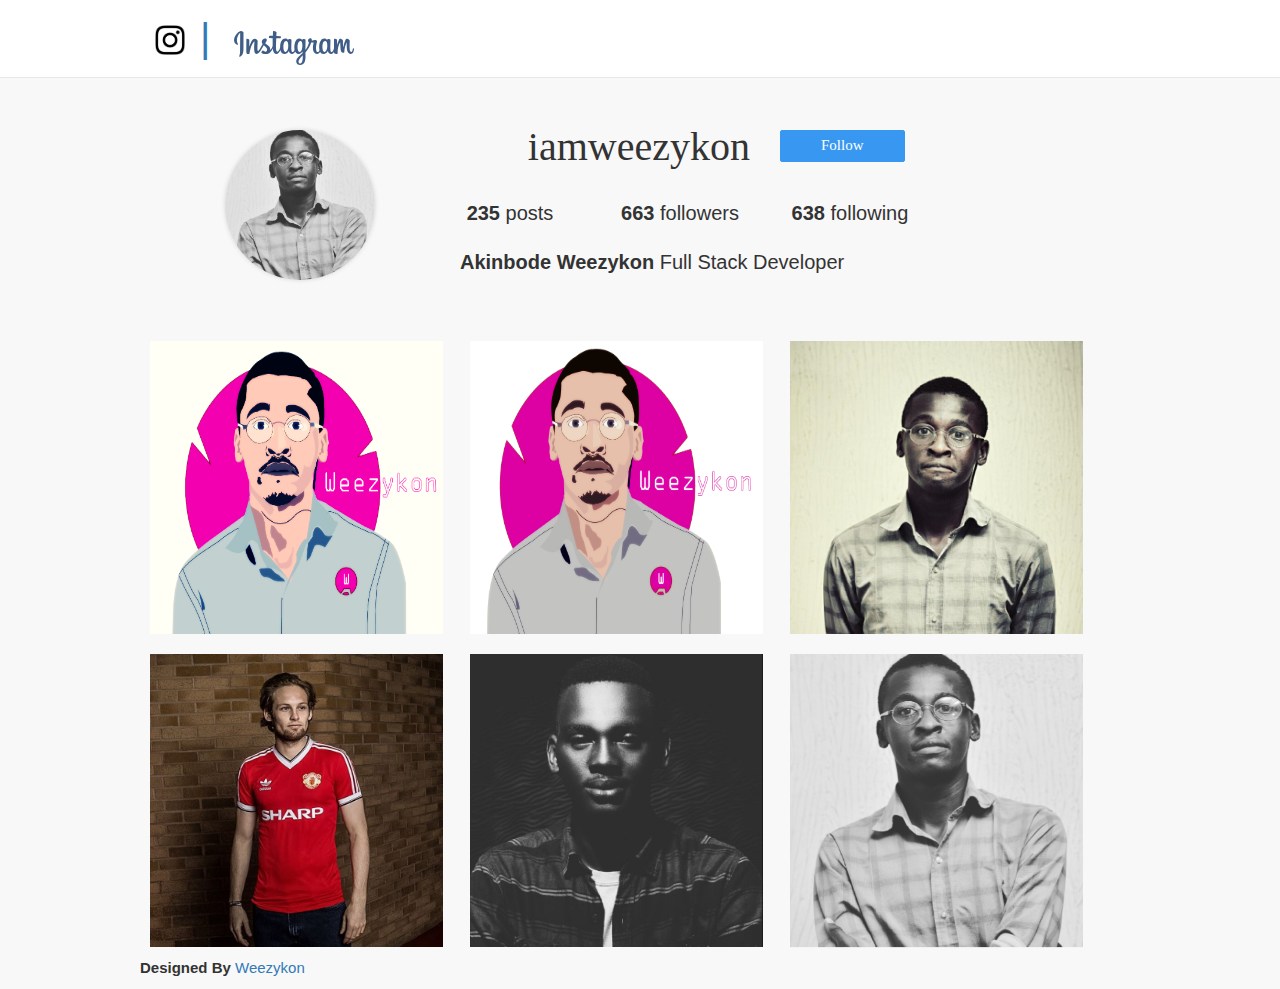
<file: instagram/index.html>
<!DOCTYPE html>
<html lang="en">
  <head>
    <meta charset="utf-8">
    <meta http-equiv="X-UA-Compatible" content="IE=edge">
    <meta name="viewport" content="width=device-width, initial-scale=1">
    <!-- The above 3 meta tags *must* come first in the head; any other head content must come *after* these tags -->
    <meta name="description" content="">
    <meta name="author" content="">
    <link rel="icon" href="../images/instagram.png">

    <title>Akinbode Akinlolu (@iamweezykon)</title>

    <!-- Bootstrap core CSS -->
    <link href="../dist/css/bootstrap.min.css" rel="stylesheet">

    <!-- IE10 viewport hack for Surface/desktop Windows 8 bug -->
    <link href="../assets/css/ie10-viewport-bug-workaround.css" rel="stylesheet">

    <!-- Custom styles for this template -->
    <link href="insta.css" rel="stylesheet">

    <!-- Just for debugging purposes. Don't actually copy these 2 lines! -->
    <!--[if lt IE 9]><script src="../assets/js/ie8-responsive-file-warning.js"></script><![endif]-->
    <script src="../assets/js/ie-emulation-modes-warning.js"></script>

    <!-- HTML5 shim and Respond.js for IE8 support of HTML5 elements and media queries -->
    <!--[if lt IE 9]>
      <script src="https://oss.maxcdn.com/html5shiv/3.7.3/html5shiv.min.js"></script>
      <script src="https://oss.maxcdn.com/respond/1.4.2/respond.min.js"></script>
    <![endif]-->
  </head>

  <body>

    <nav class="navbar navbar-default navbar-fixed-top insta-nav">
      <div class="container">
        <div class="navbar-header">
          <a class="navbar-brand" href="#">
          <img src="../images/instagram.png" width="30" />
          </a>
          <a class="insta_divider">|</a>
          <a><img src="../images/instagram.svg" class="insta_svg" width="120" /></a>
        </div>
      </div>
    </nav>

    <div class="container">
      <div class="starter-template">

        <!-- Profile --> 
        <div class="row">
          <div class="col-md-3 col-sm-3 col-xs-3">
            <img src="../images/insta_avatar.jpg" width="150" class="avatar" />
          </div>
          <div class="col-md-9 col-sm-9 col-xs-9 web">
            <div class="row">
              <div class="handle col-md-6">
                <h2>iamweezykon</h2>
              </div>
              <div class="col-md-6 insta_btn">
                <a href="#" class="btn btn-lg btn-primary">Follow</a>
              </div>
            </div>
            <div class="row top_text">
              <div class="col-md-3">
                <b>235</b> posts 
              </div>
              <div class="col-md-3">
                <b>663</b> followers
              </div>
              <div class="col-md-3">
                <b>638</b> following
              </div>
            </div>
            <div class="row but_text">
              <div class="col-md-12">
                <b>Akinbode Weezykon</b> Full Stack Developer
              </div>
            </div>
          </div>
          <div class="col-md-9 col-sm-9 col-xs-9 mobile">
            <div class="row">
              <div class="handlemobile col-md-6">
                <h2>iamweezykon</h2>
              </div>
              <div class="col-md-6 insta_btn">
                <a href="#" class="btn btn-lg btn-block btn-primary">Follow</a>
              </div>
            </div>
          </div>
          <div class="col-xs-12 but_text mobile">
            <b>Akinbode Weezykon</b> Full Stack Developer
          </div>
          <div class="col-xs-12 line mobile"><hr></div>
          <div class="col-xs-12 top_text mobile">
            <div class="col-xs-4">
              <b>235</b> <p>posts</p> 
            </div>
            <div class="col-xs-4">
              <b>663</b> <p>followers</p>
            </div>
            <div class="col-xs-4">
              <b>638</b> <p>following</p>
            </div>
          </div>
        </div>

        <!-- Posts -->
        <div class="row insta_post_start">
          <div class="container_post">
            <img src="../images/insta/1.png" alt="Avatar" class="image1">
          </div>
          <div class="container_post">
            <img src="../images/insta/2.png" alt="Avatar" class="image">
          </div>
          <div class="container_post">
            <img src="../images/insta/3.jpg" alt="Avatar" class="image">
          </div>
          <div class="container_post">
            <img src="../images/insta/4.jpg" alt="Avatar" class="image">
          </div>
          <div class="container_post">
            <img src="../images/insta/5.jpg" alt="Avatar" class="image">
          </div>
          <div class="container_post">
            <img src="../images/insta/6.jpg" alt="Avatar" class="image">
          </div>
        </div>
        <div class="row copy">
          <p><b>Designed By </b> <a href="https://instagram.com/iamweezykon" target="_new">Weezykon</a></p>
        </div>

      </div>
    </div><!-- /.container -->


    <!-- Bootstrap core JavaScript
    ================================================== -->
    <!-- Placed at the end of the document so the pages load faster -->
    <script src="https://ajax.googleapis.com/ajax/libs/jquery/1.12.4/jquery.min.js"></script>
    <script>window.jQuery || document.write('<script src="../assets/js/vendor/jquery.min.js"><\/script>')</script>
    <script src="../dist/js/bootstrap.min.js"></script>
    <!-- IE10 viewport hack for Surface/desktop Windows 8 bug -->
    <script src="../assets/js/ie10-viewport-bug-workaround.js"></script>
  </body>
</html>
</file>
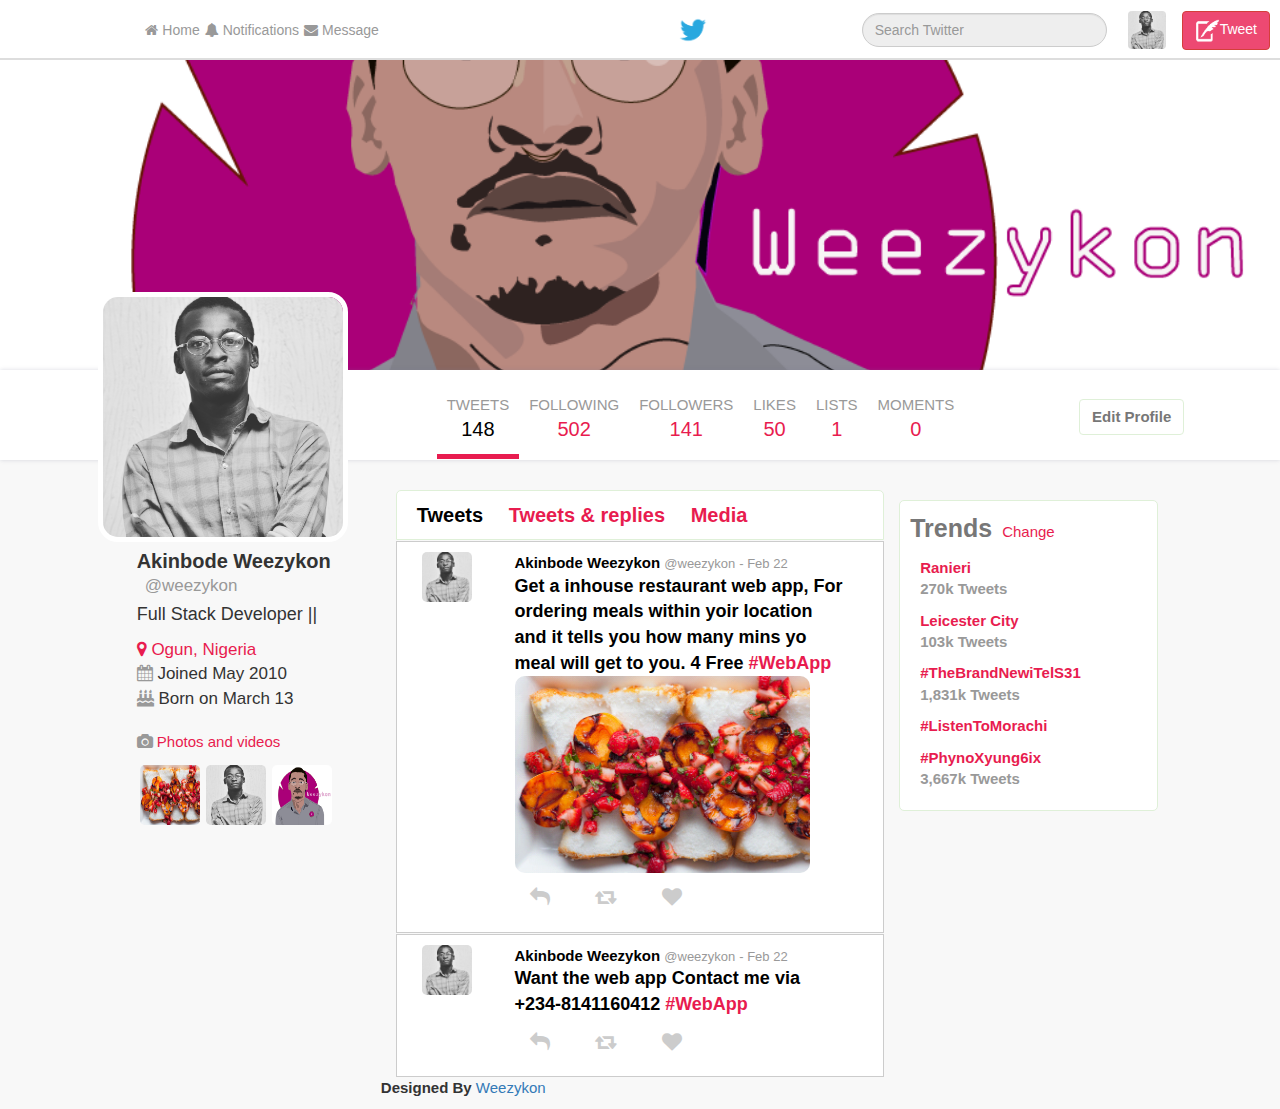
<file: twitter/index.html>
<!DOCTYPE html>
<html lang="en">
  <head>
    <meta charset="utf-8">
    <meta http-equiv="X-UA-Compatible" content="IE=edge">
    <meta name="viewport" content="width=device-width, initial-scale=1">
    <!-- The above 3 meta tags *must* come first in the head; any other head content must come *after* these tags -->
    <meta name="description" content="">
    <meta name="author" content="">
    <link rel="icon" href="../images/twitter.png">

    <title>Akinbode Weezykon</title>

    <!-- Bootstrap core CSS -->
    <link href="../dist/css/bootstrap.min.css" rel="stylesheet">
    <!-- <link href="../dist/font-awesome/css/font-awesome.min.css" rel="stylesheet"> -->
    <link rel="stylesheet" href="https://cdnjs.cloudflare.com/ajax/libs/font-awesome/4.7.0/css/font-awesome.min.css">

    <!-- IE10 viewport hack for Surface/desktop Windows 8 bug -->
    <link href="../assets/css/ie10-viewport-bug-workaround.css" rel="stylesheet">

    <!-- Custom styles for this template -->
    <link href="twi.css" rel="stylesheet">

    <!-- Just for debugging purposes. Don't actually copy these 2 lines! -->
    <!--[if lt IE 9]><script src="../assets/js/ie8-responsive-file-warning.js"></script><![endif]-->
    <script src="../assets/js/ie-emulation-modes-warning.js"></script>

    <!-- HTML5 shim and Respond.js for IE8 support of HTML5 elements and media queries -->
    <!--[if lt IE 9]>
      <script src="https://oss.maxcdn.com/html5shiv/3.7.3/html5shiv.min.js"></script>
      <script src="https://oss.maxcdn.com/respond/1.4.2/respond.min.js"></script>
    <![endif]-->
  </head>

  <body>

    <!-- <nav class="navbar navbar-default navbar-fixed-top">
      <div class="container">
        <div class="navbar-header">
          <button type="button" class="navbar-toggle collapsed" data-toggle="collapse" data-target="#navbar" aria-expanded="false" aria-controls="navbar">
            <span class="sr-only">Toggle navigation</span>
            <span class="icon-bar"></span>
            <span class="icon-bar"></span>
            <span class="icon-bar"></span>
          </button>
          <a class="navbar-brand" href="#">Project name</a>
        </div>
        <div id="navbar" class="collapse navbar-collapse">
          <ul class="nav navbar-nav">
            <li class="active"><a href="#">Home</a></li>
            <li><a href="#about">About</a></li>
            <li><a href="#contact">Contact</a></li>
          </ul>
        </div> --><!--/.nav-collapse -->
      <!-- </div>
    </nav> -->
    <div class="col-md-12 col-sm-12 col-xs-12 header">
      <div class="col-md-5 col-sm-5 col-xs-5 header_div">
        <i class="nav-icon fa fa-home"></i><a href=""> Home</a>
        <i class="nav-icon fa fa-bell"></i><a href=""> Notifications</a>
        <i class="nav-icon fa fa-envelope"></i><a href=""> Message</a>
      </div>
      <div class="col-md-3 col-sm-2 col-xs-2 header_div cen_logo">
        <img src="../images/twitter.png" width="30px" />
      </div>
      <div class="col-md-4 col-sm-4 col-xs-4 header_div">
        <input type="text" class="form-control tweet_search" placeholder="Search Twitter" /> 
        <div class="mobile-avatar">
          <img src="../images/insta_avatar.jpg" class="twi_icon" />
        </div>
        <button class="btn btn-danger tweet-btn web"><img src="../images/twt.png" width="25px" height="25px" />Tweet</button>
        <button class="btn btn-danger tweet-btn mobile"><img src="../images/twt.png" width="20px" height="20px" /></button>
      </div>
    </div>
    <div class="container">

      <div class="starter-template">
        <div class="row">
          <div class="col-md-12 col-lg-12 col-sm-12 col-xs-12 cover">
            <div class="col-md-12 col-sm-12 col-xs-12 cover_nav">
              <div class="col-md-4 col-sm-4 col-xs-4 cover_div cover_one">
                <img src="../images/insta_avatar.jpg" class="main_avatar" />
              </div>
              <div class="col-md-4 col-sm-4 col-xs-4 cover_div cover_two">
                <a href="" class="active">TWEETS
                  <br/><span class="span_num active_num">148</span>
                </a>
                <a href="">FOLLOWING
                  <br/><span class="span_num">502</span>
                </a>
                <a href="">FOLLOWERS
                  <br/><span class="span_num">141</span>
                </a>
                <a href="">LIKES
                  <br/><span class="span_num">50</span>
                </a>
                <a href="">LISTS
                  <br/><span class="span_num">1</span>
                </a>
                <a href="">MOMENTS
                <br/><span class="span_num">0</span>
                </a>
              </div>
              <div class="col-md-2 col-sm-2 col-xs-2 cover_div cover_three">
                <a href="#" class="btn btn-default twi-btn">Edit Profile</a>
              </div>
            </div>
          </div>
        </div>
        <div class="row">
          <div class="col-md-1"></div>
          <div class="col-md-10 col-sm-12 col-xs-12">
            <div class="col-md-3 col-sm-4 col-xs-4 profile_details">
              <h3>Akinbode Weezykon</h3>
              <p class="handle">@weezykon</p>
              <p class="status">Full Stack Developer ||</p>
              <div class="stats">
                <p class="locale"><i class="fa fa-map-marker"></i> Ogun, Nigeria</p>
                <p class="join"><i class="fa fa-calendar"></i> Joined May 2010</p>
                <p class="born"><i class="fa fa-birthday-cake"></i> Born on March 13</p>
              </div>
              <div class="photos">
                <p><i class="fa fa-camera"></i> Photos and videos</p>
                <div class="gall">
                  <img src="../images/meal.jpg">
                </div>
                <div class="gall">
                  <img src="../images/insta_avatar.jpg">
                </div>
                <div class="gall">
                  <img src="../images/ma-cartoon.png">
                </div>
              </div>
            </div>
            <div class="col-md-6 col-sm-7 col-xs-7 tweet-body">
              <div class="col-md-6 col-sm-7 col-xs-7 body_nav">
                <a class="body_nav_active" href="">Tweets</a>
                <a href="">Tweets & replies</a>
                <a href="">Media</a>
              </div>
              <!-- Post -->
              <div class="col-md-12 col-sm-12 col-xs-12 post">
                <div class="row">
                  <div class="col-md-12 col-sm-12 col-xs-12">
                    <div class="col-md-2 col-sm-2 col-xs-2">
                      <img src="../images/insta_avatar.jpg">
                    </div>
                    <div class="col-md-10 col-sm-10 col-xs-10">
                      <div class="col-md-12 col-md-12 col-xs-12">
                        <span class="post-name">Akinbode Weezykon </span> <span class="post-handle">@weezykon</span> <span class="post-date"> - Feb 22</span>
                      </div>
                      <div class="col-md-12 col-sd-12 col-xs-12">
                        <span class="post-post">
                          Get a inhouse restaurant web app, For ordering meals within yoir location and it tells you how many mins yo meal will get to you. 4 Free <span class="hashtag">#WebApp</span>
                        </span>
                        <span class="post-image">
                          <img src="../images/meal.jpg">
                        </span>
                      </div>
                      <div class="col-md-12 col-sd-12 col-xs-12 options">
                        <span class="icon"><i class="fa fa-reply"></i></span>
                        <span class="icon"><i class="fa fa-retweet"></i></span>
                        <span class="icon"><i class="fa fa-heart"></i></span>
                      </div>
                    </div>
                  </div>
                </div>
              </div>
              <div class="col-md-12 col-sm-12 col-xs-12 post">
                <div class="row">
                  <div class="col-md-12 col-sm-12 col-xs-12">
                    <div class="col-md-2 col-sm-2 col-xs-2">
                      <img src="../images/insta_avatar.jpg">
                    </div>
                    <div class="col-md-10 col-sm-10 col-xs-10">
                      <div class="col-md-12 col-md-12 col-xs-12">
                        <span class="post-name">Akinbode Weezykon </span> <span class="post-handle">@weezykon</span> <span class="post-date"> - Feb 22</span>
                      </div>
                      <div class="col-md-12 col-sd-12 col-xs-12">
                        <span class="post-post">
                          Want the web app Contact me via +234-8141160412 <span class="hashtag">#WebApp</span>
                        </span>
                      </div>
                      <div class="col-md-12 col-sd-12 col-xs-12 options">
                        <span class="icon"><i class="fa fa-reply"></i></span>
                        <span class="icon"><i class="fa fa-retweet"></i></span>
                        <span class="icon"><i class="fa fa-heart"></i></span>
                      </div>
                    </div>
                  </div>
                </div>
              </div>
              <div class="row copy">
                <p><b>Designed By </b> <a href="https://twitter.com/weezykon" target="_new">Weezykon</a></p>
              </div>
            </div>

            <div class="col-md-3 col-sm-3 col-xs-3 web">
              <div class="row">
                <div class="col-md-12 trend">
                  <span class="big-trend">Trends</span><span class="trend-change">Change</span>
                  <div class="trending">
                    <span class="trend-name">
                      Ranieri <br/>
                      <span class="trend-tweet">
                        270k Tweets
                      </span>
                    </span>
                  </div> 
                  <div class="trending">
                    <span class="trend-name">
                      Leicester City <br/>
                      <span class="trend-tweet">
                        103k Tweets
                      </span>
                    </span>
                  </div>
                  <div class="trending">
                    <span class="trend-name">
                      #TheBrandNewiTelS31 <br/>
                      <span class="trend-tweet">
                        1,831k Tweets
                      </span>
                    </span>
                  </div>
                  <div class="trending">
                    <span class="trend-name">
                      #ListenToMorachi
                    </span>
                  </div> 
                  <div class="trending">
                    <span class="trend-name">
                      #PhynoXyung6ix <br/>
                      <span class="trend-tweet">
                        3,667k Tweets
                      </span>
                    </span>
                  </div>    
                </div>
              </div>
            </div>
          </div>
          <div class="col-md-1 web"></div>
        </div>
        
      </div>

    </div><!-- /.container -->


    <!-- Bootstrap core JavaScript
    ================================================== -->
    <!-- Placed at the end of the document so the pages load faster -->
    <script src="https://ajax.googleapis.com/ajax/libs/jquery/1.12.4/jquery.min.js"></script>
    <script>window.jQuery || document.write('<script src="../assets/js/vendor/jquery.min.js"><\/script>')</script>
    <script src="../dist/js/bootstrap.min.js"></script>
    <!-- IE10 viewport hack for Surface/desktop Windows 8 bug -->
    <script src="../assets/js/ie10-viewport-bug-workaround.js"></script>
  </body>
</html>
</file>
<file: instagram/insta.css>
body {
  padding-top: 50px;
  background-color: #f8f8f8;
}
.starter-template {
	margin-top: 80px;
  text-align: left;
}
.insta-nav{
	background-color: #fff;
	padding: 10px;
	display: flex;
  	justify-content: center;
  	align-items: center;
}
.insta_divider{
	font-size: 40px;
	font-weight: lighter;
}
.insta_svg{
    margin-left: 20px;
}
.avatar{
	border-radius: 100px;
	box-shadow: 0 0 4px 0 rgba(117, 122, 150, 0.27);
	float: right;
}
h2{
	font-size: 40px !important;
	margin-top: -5px;
}
.handle{
	text-align-last: end;
}
img{
	max-width: 100%;
	height: auto;
}
.insta_btn a{
	background-color: rgb(56, 151, 240) !important;
    border-color: #3897f0 !important;
    padding: 5px 40px 5px 40px;
    border-radius: 2px !important;
    font-size: 15px;
    font-family: serif;
}
.top_text{
	text-align: center;
	font-size: 20px;
	margin: 20px;
}
.but_text{
	text-align: left;
	font-size: 20px;
	padding-left: 20px !important;
	margin: 20px !important;
}
.insta_post_start{
	margin-top:35px; 
}
.container_post {
    position: relative;
    width: 30%;
    float: left;
    margin: 10px 10px 10px 10px;
}
.copy p{
	font-size: 15px;
}
.copy a{
	text-decoration: none;
}
.image {
  opacity: 1;
  display: block;
  width: 100%;
  height: auto;
  transition: .5s ease;
  backface-visibility: hidden;
}
@media (min-width: 1200px){
	.container {
	    width: 1000px;
	}
	h2{
		font-size: 40px !important;
	    margin-top: -5px;
	    font-weight: lighter;
    	font-family: serif;
	}
	.mobile{
	  	display: none !important;
	}
	.web{
		display: block !important;
	}
	.container_post img{
		width: 293px !important;
		height: 293px !important;
	}
}

@media  (max-width: 700px) {
  	.mobile{
  		display: block !important;
  	}
  	.web{
  		display: none !important;
  	}
  	.container_post {
    	position: relative;
    	width: 30%;
    	float: left;
    	/*margin: 5px 5px 5px 5px;*/
    	margin:3px 10px 1px -9px;
	}
	.container_post img{
		width: 136px !important;
		height: 136px !important;
	}
	.starter-template {
	    /*padding: 8vh 0px 0px 25px !important;*/
	    margin: 60px 0px 0px 30px;
	    text-align: left;
	}
	h2{
		font-size: 20px !important;
	    margin-top: -5px;
	    font-weight: lighter;
    	font-family: serif;
	}
	.handle{
		text-align-last: start;
	}
	.insta_btn a{
		background-color: rgb(56, 151, 240) !important;
	    border-color: #3897f0 !important;
	    width: 220px;
	    padding: 2px 0px 2px 0px;
	    border-radius: 3px !important;
	    font-size: 15px;
	    font-family: serif;
	}
	.but_text{
		text-align: left;
		font-size: 13px;
	    padding-left: 0px !important;
	    margin: 10px !important;
	}
	.line{
		margin: -10px;
	}
	.insta_post_start{
		margin-top:10px;
	    margin-left: -41px;
    	margin-right: -98px; 
	}
	.top_text {
	    text-align: center;
	    font-size: 10px;
	    margin: 0px 0px -6px -15px;
	}
	.top_text p{
		margin: 0px !important;
		color: #999;
		font-size: 11px;
	}
}
@media  (width: 768px) {
  	.mobile{
  		display: block !important;
  	}
  	.web{
  		display: none !important;
  	}
  	.container_post {
    	position: relative;
    	width: 30%;
    	float: left;
    	/*margin: 5px 5px 5px 5px;*/
    	margin:0px -14px 7px -9px;
	}
	.container_post img{
		width: 89% !important;
		height: 136px !important;
	}
	.starter-template {
	    /*padding: 8vh 0px 0px 25px !important;*/
	    margin: 60px 0px 0px 30px;
	    text-align: left;
	}
	h2{
		font-size: 36px !important;
	    margin-top: -5px;
	    font-weight: lighter;
    	font-family: serif;
	}
	.handle{
		text-align-last: start;
	}
	.insta_btn a{
		background-color: rgb(56, 151, 240) !important;
	    border-color: #3897f0 !important;
	    width: 300px;
	    padding: 5px 0px 5px 0px;
	    border-radius: 3px !important;
	    font-size: 15px;
	    font-family: serif;
	}
	.but_text{
		text-align: left;
		font-size: 20px;
	    padding-left: 0px !important;
	    margin: 10px !important;
	}
	.line{
		margin: -10px;
	}
	.insta_post_start{
		margin-top:10px;
	    margin-left: -41px;
    	margin-right: -98px; 
	}
	.top_text {
	    text-align: center;
	    font-size: 10px;
	    margin: 0px 0px 0px -60px;
	}
	.top_text p{
		margin: 0px !important;
		color: #999;
		font-size: 16px;
	}
}

@media  (width: 1024px) {
  	.mobile{
  		display: none !important;
  	}
  	.web{
  		display: block !important;
  	}
  	.container_post {
    	position: relative;
    	width: 30%;
    	float: left;
    	/*margin: 5px 5px 5px 5px;*/
    	margin:0px -14px 7px -9px;
	}
	.container_post img{
		width: 89% !important;
		height: 136px !important;
	}
	.starter-template {
	    /*padding: 8vh 0px 0px 25px !important;*/
	    margin: 60px 0px 0px 30px;
	    text-align: left;
	}
	h2{
		font-size: 36px !important;
	    margin-top: -5px;
	    font-weight: lighter;
    	font-family: serif;
	}
	.handle{
		text-align-last: start;
	}
	.insta_btn a{
		background-color: rgb(56, 151, 240) !important;
	    border-color: #3897f0 !important;
	    width: 200px;
	    padding: 5px 0px 5px 0px;
	    border-radius: 3px !important;
	    font-size: 15px;
	    font-family: serif;
	}
	.but_text{
		text-align: left;
		font-size: 20px;
	    padding-left: 0px !important;
	    margin: 10px !important;
	}
	.line{
		margin: -10px;
	}
	.insta_post_start{
		margin-top:10px;
	    margin-left: -41px;
    	margin-right: -98px; 
	}
	.top_text {
	    text-align: center;
	    font-size: 10px;
	    margin: 0px 0px 0px -60px;
	}
	.top_text p{
		margin: 0px !important;
		color: #999;
		font-size: 16px;
	}
}
</file>
<file: twitter/twi.css>
body {
  /*padding-top: 50px;*/
  background-color: #f8f8f8;
  margin: 0px;
}
a{
	text-decoration: none !important;
}
.starter-template {
  	/*padding: 40px 15px;*/
  	text-align: left;
	position: relative;
	/* top: -25px; */
	/*margin: -24px 0px 0px -150px;*/
}
.header{
	width: 100%;
	height: 60px;
	background-color: #fff;
	border-bottom: 2px solid #ddd;
	box-shadow: 0 0 4px 0 rgba(117, 122, 150, 0.27);
	padding: 5px;
	justify-content: left;
  	align-items: left;
  	/*font-size: 20px;*/
}
.header_div{
	/*width: 420px;*/
	height: 50px;
	padding: 5px;
	display: flex;
  	justify-content: center;
  	align-items: center;
  	/*float: left*/
}
.nav-icon{
	margin-left: -5px;
	color: #999;
}
.header_div a{
	padding: 10px;
	color: #999;
	margin-left: -6px;
}
.header_div a:hover{
	padding: 15px;
	color: #E81C4F;
	border-bottom: 5px solid #E81C4F; 
}
.tweet_search{
	margin: 5px;
	background-color: #eee;
    width: 250px;
    border-radius: 20px;
}
.twi_icon{
	border-radius: 10px;
    margin: 10px;
    padding: 6px;
}
.cover{
	height:400px;
	position: relative;
	background-image: url(../images/ma-cartoon.png);
	background-size: cover;
	background-position: center;
	background-repeat: no-repeat;
	padding: 0px;
}
.cover_nav{
	width: 100%;
    position: absolute;
    background-color: #fff;
    height: 90px;
    bottom: 0px;
    box-shadow: 0 0 4px 0 rgba(117, 122, 150, 0.27);
}
.cover_div{
	/*width: 420px;*/
	height: 94px;
	padding: 5px;
	display: flex;
  	justify-content: center;
  	align-items: center;
  	/*border: 2px solid #ddd;*/
  	float: left
}
.cover_one{
	/*justify-content: flex-end !important;*/
}
.cover_two{
	width: 600px !important;
	justify-content: flex-start !important;
	align-items: flex-end !important;
}
.cover_two a{
	padding: 10px;
	color: #999;
	text-align: center;
	font-size: 15px;
	height: 75px;
}
.span_num{
	color: #E81C4F;
	font-size: 20px;
}
.active_num{
	color: #000;
}
.active{
	border-bottom: 5px solid #E81C4F;
}
.main_avatar{
	border: 5px solid #fff;
	border-radius: 20px;
}
.cover_three{
	width: 200px !important;
	justify-content: center !important;
}
.twi-btn{
	font-size: 15px;
    font-weight: bold;
    color: #777;
    border-color: #dff0d8 !important;
}
.twi-btn:hover {
	color: #777 !important; 
	background-color:transparent !important; 
	border-color: #E81C4F !important;
}
.tweet-btn{
	background-color: #E81C4F !important;
	background: rgba(232,28,79,.8) !important;
}
.tweet-btn:hover {
	background-color: #E81C4F !important;
	background: rgba(232,28,79,.8) !important; 
	border:1px solid #E81C4F !important;
}
.container{
	width: 100% !important;
}
.mobile{
	display: none !important;
}
.web{
	display: block !important;
}
.twi_icon{
	width: 50px;
}
.cover_one img{
	width: 250px;
	height: 250px;
}
.h3, h3 {
    font-size: 20px;
    font-weight: bold;
}
.profile_details{
	padding-top: 70px; 
}
.handle{
	color: #999;
	font-size: 17px;
	margin: -8px 0px 4px 8px;
}
.status{
    font-size: 18px;
}
.stats p{
	font-size: 17px;
	padding: 0px;
	margin: 0px;
}
.locale{
	color: #E81C4F;
}
.join i{
	color: #999;
}
.born i{
	color: #999;
}
.photos{
    margin-top: 20px;
    font-size: 15px;
    color: #E81C4F;
}
.photos i{
	color: #999;
}
.body_nav{
	width: 100%;
	height:50px;
	background-color: #fff;
	border-top-left-radius: 5px;
	border-top-right-radius: 5px;
	margin-top: 30px;
	border: 1px solid #dff0d8;
	padding: 10px;
    font-size: 20px;
    font-weight: bold;
}
.body_nav a{
	margin: 10px;
	color: #E81C4F;
}
.body_nav_active {
	color: #000 !important;
}
.post{
	margin-top: 1px;
    width: 100%;
    background-color: #fff;
    height: auto;
    border: 1px solid #ccc;
    padding: 10px;
}
.post img{
	width: 50px;
	height: 50px;
	border-radius: 5px;
}
.post-name{
	font-size: 15px;
	color: #000;
	font-weight: bold;
}
.post-handle{
	font-size: 13px;
	color: #999;
}
.post-date{
	font-size: 13px;
	color: #999;
}
.post-post{
	font-size: 18px;
	font-weight: bold;
	color: #000;
}
.hashtag{
	color: #E81C4F;
}
.post-image img{
    width: 90%;
    height: 90%;
    border-radius: 10px;
}
.trend{
	margin-top: 40px;
    background-color: #fff;
    padding: 10px;
    border-radius: 5px;
    border: 1px solid #dff0d8;
}
.trend-name{
	font-size: 15px;
	color: #E81C4F;
	font-weight: bold;
}
.trending{
	margin: 10px;
}
.trend-tweet{
	font-size: 15px;
	color: #999;
}
.big-trend{
	font-weight: bold;
	font-size: 25px;
	color: #777;
}
.trend-change{
	font-size: 15px;
	color: #E81C4F;
	padding-left: 10px;
}
.options{
	padding: 10px;
    color: #ccc;
    font-size: 20px;
}
.icon{
	margin: 20px;
}
.gall{
	width: 60px;
	height: 60px;
	margin: 3px;
	float: left;
}
.gall img{
	width: 60px;
	height: 60px;
	border-radius: 5px;
}
.copy p{
	font-size: 15px;
}
.copy a{
	text-decoration: none;
}
/*@media  (min-width: 1440px) {
	.header_div{
		width: 460px !important;
	}
}*/

@media  (max-width: 1020px) {
  	.header{
  		font-size: xx-small !important;
  	}
  	.header_div{
  		padding: 0px !important;
  	}
  	.col-xs-4 {
	    width: 40.333333% !important;
        justify-content: flex-end;
	}
	.twi_icon {
		width: 40px;
	    border-radius: 15px;
	    padding: 6px;
	}
	.tweet_search{
		width: 105px !important;
		padding: 5px;
	}
	.mobile{
		display: block !important;
	}
	.web{
		display: none !important;
	}
	.tweet-btn{
		width: 30px;
	    height: 30px;
	    justify-content: center;
	    padding: 5px;
	}
	.cen_logo img{
		margin-left: -10px !important;
    	width: 20px !important;
	}
	.mobile-avatar{
		margin: -10px !important;
	}
	.cover{
		height: 210px !important;
	}
	.cover_nav{
		height: 55px !important;
	}
	.cover_one img{
		width: 120px;
		height: 120px;
		border-radius: 7px !important; 
	}
	.cover_one{
		justify-content: flex-start !important;
		align-items: flex-end !important;
	}
	.cover_two a{
		padding: 0px 5px 0px 5px;
		font-size: 5px !important;
		height: 40px;
	}
	.span_num{
		font-size: 6px;
	}
	.cover_two{
		height: 60px;
	    justify-content: center !important;
    	align-items: flex-end !important;
	}
	.active{
		border-bottom: 3px solid #E81C4F;
	}
	.cover_three {
		height: 40px;
	    width: 70px !important;
	    justify-content: center !important;
	    align-items: center !important;
	}
	.twi-btn {
	    margin-right: -30px;
	    font-size: 6px;
	    font-weight: bold;
	    color: #777;
	    border-color: #dff0d8 !important;
	}
	.profile_details{
		padding-top: 20px !important; 
	}
	.profile_details h3{
		font-size: 12px !important;
	}
	.web{
		display: none !important;
	}
	.status {
	    font-size: 10px !important;
	}
	.stats p {
	    font-size: 10px;
	    padding: 0px;
	    margin: 0px;
	}
	.photos {
	    margin-top: 12px;
	    font-size: 10px;
	    color: #E81C4F;
	}
	.handle {
	    color: #999;
	    font-size: 10px;
	    margin: -8px 0px 4px 2px;
	}
	.body_nav {
	    width: 100%;
	    height: 35px;
	    background-color: #fff;
	    border-top-left-radius: 5px;
	    border-top-right-radius: 5px;
	    margin-top: 10px;
	    border: 1px solid #dff0d8;
	    padding: 10px 0px 0px 0px;
	    font-size: 8px;
	    font-weight: bold;
	}
	.body_nav a {
	    margin: 5px;
	    color: #E81C4F;
	}
	.post {
	    margin-top: 1px;
	    width: 100%;
	    background-color: #fff;
	    height: auto;
	    border: 1px solid #dff0d8;
	    padding: 10px 0px 0px 0px;
	}
	.post img {
	    width: 30px;
	    height: 30px;
	    border-radius: 5px;
	}
	.post-name{
		font-size: 6px;
		color: #000;
		font-weight: bold;
	}
	.post-handle{
		font-size: 4px;
		color: #999;
	}
	.post-date{
		font-size: 4px;
		color: #999;
	}
	.post-post{
		font-size: 8px;
		font-weight: bold;
		color: #000;
	}
	.hashtag{
		color: #E81C4F;
	}
	.post-image img{
	    width: 90%;
	    height: 90%;
	    border-radius: 10px;
	}
	.options{
		padding: 10px;
	    color: #ccc;
	    font-size: 10px;
	}
	.icon{
		margin: 10px;
	}
	.gall{
		width: 30px;
		height: 30px;
		margin: 3px;
		float: left;
	}
	.gall img{
		width: 30px;
		height: 30px;
		border-radius: 5px;
	}
}

@media  (width: 768px) {
  	.header{
  		font-size: small !important;
  	}
  	.mobile{
		display: block !important;
	}
	.web{
		display: none !important;
	}
	.cover{
		height: 350px !important;
	}
	.cover_nav{
		height: 70px !important;
	}
	.cen_logo img{
		margin-left: 0px !important;
    	width: 30px !important;
	}
	.tweet_search {
	    width: 200px !important;
	    padding: 10px;
	}
	.cover_one{
		width: 20% !important;
	}
	.cover_two{
		height: 74px !important;
		width: 60% !important;
		justify-content: flex-start !important;
		align-items: flex-end !important;
	}
	.cover_two a{
		padding: 10px;
		color: #999;
		text-align: center;
		font-size: 10px !important;
		height: 50px;
	}
	.span_num {
	    font-size: 14px !important;
	}
	.profile_details{
		padding-top: 20px !important; 
	}
	.profile_details h3{
		font-size: 15px !important;
	}
	.web{
		display: none !important;
	}
	/*.col-sm-7 {*/
	    /*width: 70.333333% !important;
	    margin-left: -80px !important;*/
	    /*width: 71.333333% !important;
    	margin-right: -87px !important;*/
	/*}*/
	.status {
	    font-size: 15px !important;
	}
	.stats p {
	    font-size: 13px;
	    padding: 0px;
	    margin: 0px;
	}
	.photos {
	    margin-top: 13px;
	    font-size: 15px;
	    color: #E81C4F;
	}
	.handle {
	    color: #999;
	    font-size: 13px;
	    margin: -8px 0px 4px 2px;
	}
	.body_nav {
	    width: 100%;
	    height: 50px;
	    background-color: #fff;
	    border-top-left-radius: 5px;
	    border-top-right-radius: 5px;
	    margin-top: 10px;
	    border: 1px solid #dff0d8;
	    padding: 11px 0px 0px 5px;
	    font-size: 15px;
	    font-weight: bold;
	}
	.body_nav a {
	    margin: 5px;
	    color: #E81C4F;
	}
	.header_div a {
	    padding: 10px;
	    color: #999;
	    margin-left: -5px;
	}
	.nav-icon{
		margin-left: 0px;
	}
	.tweet-body{
	    width: 500px;
    	margin-left: -100px;
	}
	.post img {
	    width: 50px;
	    height: 50px;
	    border-radius: 5px;
	}
	.post-name{
		font-size: 12px;
		color: #000;
		font-weight: bold;
	}
	.post-handle{
		font-size: 8px;
		color: #999;
	}
	.post-date{
		font-size: 8px;
		color: #999;
	}
	.post-post{
		font-size: 12px;
		font-weight: bold;
		color: #000;
	}
	.hashtag{
		color: #E81C4F;
	}
	.post-image img{
	    width: 90%;
	    height: 90%;
	    border-radius: 10px;
	}
	.options{
		padding: 10px;
	    color: #ccc;
	    font-size: 15px;
	}
	.icon{
		margin: 10px;
	}
	.gall{
		width: 50px;
		height: 50px;
		margin: 3px;
		float: left;
	}
	.gall img{
		width: 50px;
		height: 50px;
		border-radius: 5px;
	}
}

@media  (width: 1024px) {
  	.header{
  		font-size: small !important;
  	}
  	.mobile{
		display: block !important;
	}
	.web{
		display: none !important;
	}
	.cover_one{
		width: 30% !important;
	}
	.cover_two{
		height: 90px !important;
		width: 49% !important;
		justify-content: center; !important;
		align-items: flex-start !important;
	}
	.cover_two a{
		padding: 10px;
		color: #999;
		text-align: center;
		font-size: 10px !important;
		height: 50px;
	}
	.span_num {
	    font-size: 14px !important;
	}
	.active{
		border-bottom: 5px solid #E81C4F;
	}
	.cover_two a {
	    padding: 10px;
	    color: #999;
	    text-align: center;
	    font-size: 10px !important;
	    height: 84px;
	}
	.profile_details{
		padding-top: 70px !important; 
	}
	.profile_details h3{
		font-size: 17px !important;
	}
	.web{
		display: none !important;
	}
	.status {
	    font-size: 17px !important;
	}
	.handle {
	    color: #999;
	    font-size: 16px;
	    margin: -8px 0px 4px 0px;
	}
	.tweet-body{
	    width: 610px;
    	/*margin-left: -100px;*/
	}
	.post-name{
		font-size: 17px;
		color: #000;
		font-weight: bold;
	}
	.post-handle{
		font-size: 15px;
		color: #999;
	}
	.post-date{
		font-size: 15px;
		color: #999;
	}
	.post img {
	    width: 50px;
	    height: 50px;
	    border-radius: 5px;
	}
	.post-image img{
	    width: 90%;
	    height: 90%;
	    border-radius: 10px;
	}
	.gall{
		width: 40px;
		height: 40px;
		margin: 3px;
		float: left;
	}
	.gall img{
		width: 40px;
		height: 40px;
		border-radius: 5px;
	}
	/*.col-md-3 {
	    width: 35% !important;
        margin-left: -50px !important;
	}*/
	/*.col-md-6 {
	    width: 81% !important;
    	margin-right: -129px !important;
	}*/
}

/*@media  (min-width: 1280px) {
  	.h3, h3 {
	    font-size: 20px;
	    font-weight: bold;
	}
	.profile_details{
		padding-top: 70px; 
	}
}*/
</file>
<file: assets/css/ie10-viewport-bug-workaround.css>
/*!
 * IE10 viewport hack for Surface/desktop Windows 8 bug
 * Copyright 2014-2015 Twitter, Inc.
 * Licensed under MIT (https://github.com/twbs/bootstrap/blob/master/LICENSE)
 */

/*
 * See the Getting Started docs for more information:
 * http://getbootstrap.com/getting-started/#support-ie10-width
 */
@-ms-viewport     { width: device-width; }
@-o-viewport      { width: device-width; }
@viewport         { width: device-width; }
</file>
